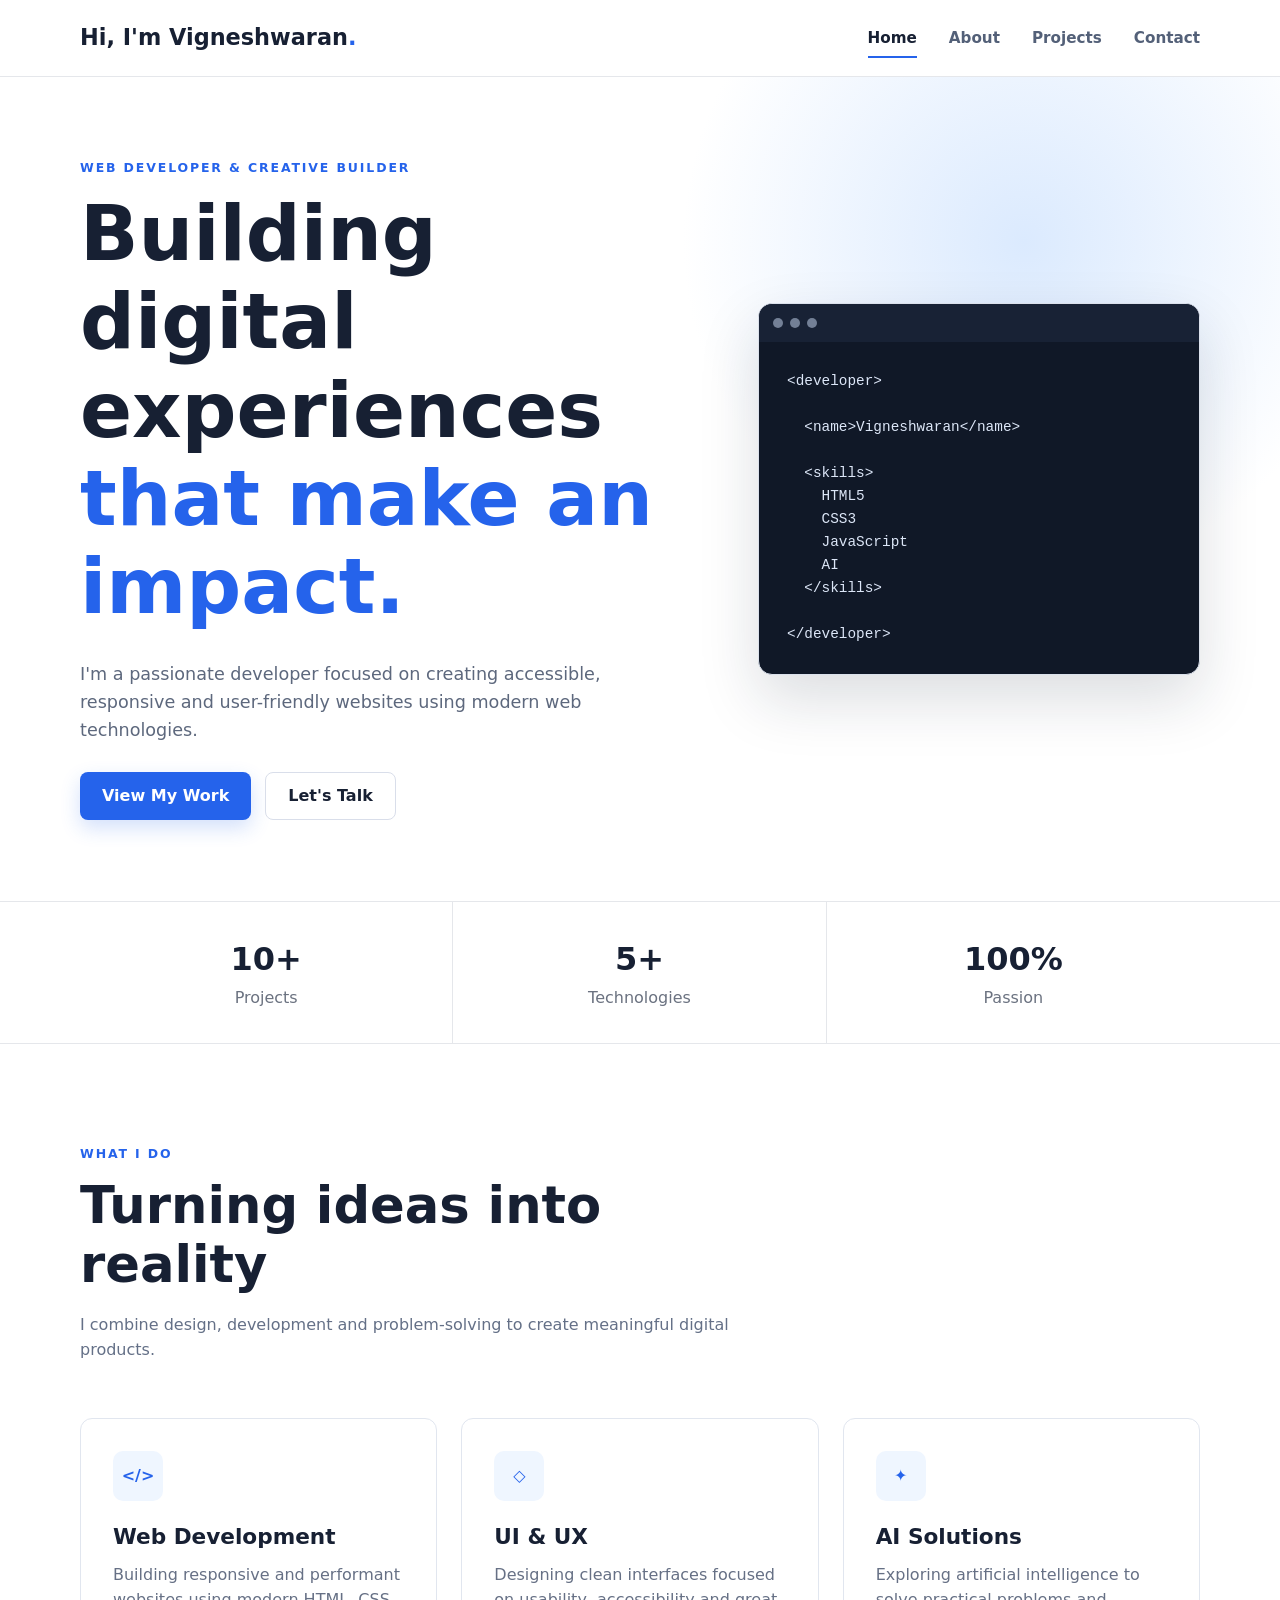
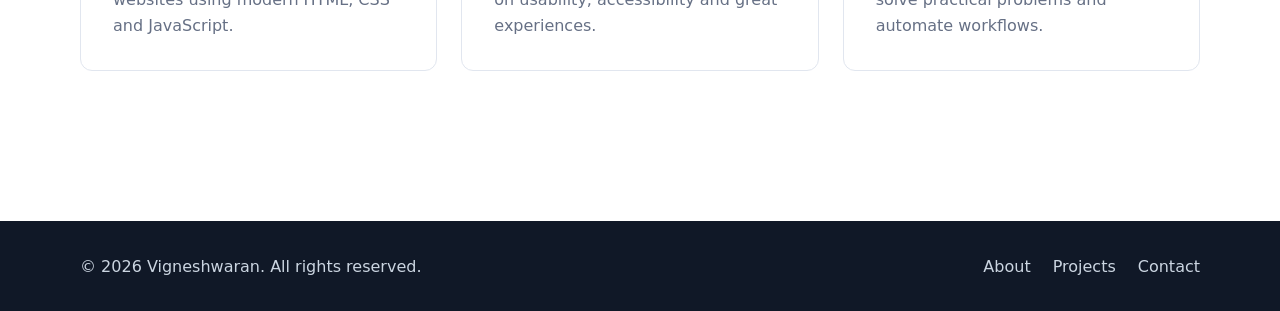
<file: index.html>
<!DOCTYPE html>
<html lang="en">
<head>
    <meta charset="UTF-8">
    <meta name="viewport" content="width=device-width, initial-scale=1.0">

    <meta name="description"
          content="Personal portfolio of a passionate web developer showcasing skills, projects and experience.">

    <meta name="author" content="Vigneshwaran">
    <meta name="robots" content="index, follow">

    <meta property="og:title" content="Vigneshwaran | Web Developer">
    <meta property="og:description"
          content="Explore my web development projects, skills and experience.">
    <meta property="og:type" content="website">

    <title>Vigneshwaran | Web Developer</title>

    <link rel="stylesheet" href="css/style.css">
</head>

<body>

<a class="skip-link" href="#main-content">
    Skip to main content
</a>

<header class="site-header">

    <div class="container nav-container">

        <a class="logo" href="index.html" aria-label="Vigneshwaran home">
              Hi, I'm Vigneshwaran<span>.</span>
        </a>

        <button
            class="menu-toggle"
            type="button"
            aria-label="Open navigation menu"
            aria-expanded="false"
            aria-controls="primary-navigation">
            ☰
        </button>

        <nav id="primary-navigation"
             class="navigation"
             aria-label="Primary navigation">

            <a class="active" href="index.html">Home</a>
            <a href="about.html">About</a>
            <a href="projects.html">Projects</a>
            <a href="contact.html">Contact</a>

        </nav>

    </div>

</header>

<main id="main-content">

    <section class="hero" aria-labelledby="hero-title">

        <div class="container hero-content">

            <div class="hero-text">

                <p class="eyebrow">WEB DEVELOPER & CREATIVE BUILDER</p>

                <h1 id="hero-title">
                    Building digital experiences
                    <span>that make an impact.</span>
                </h1>

                <p class="hero-description">
                    I'm a passionate developer focused on creating
                    accessible, responsive and user-friendly websites
                    using modern web technologies.
                </p>

                <div class="hero-buttons">

                    <a class="btn btn-primary" href="projects.html">
                        View My Work
                    </a>

                    <a class="btn btn-secondary" href="contact.html">
                        Let's Talk
                    </a>

                </div>

            </div>

            <div class="hero-card" aria-hidden="true">

                <div class="code-window">

                    <div class="window-bar">
                        <span></span>
                        <span></span>
                        <span></span>
                    </div>

                    <pre><code>&lt;developer&gt;

  &lt;name&gt;Vigneshwaran&lt;/name&gt;

  &lt;skills&gt;
    HTML5
    CSS3
    JavaScript
    AI
  &lt;/skills&gt;

&lt;/developer&gt;</code></pre>

                </div>

            </div>

        </div>

    </section>


    <section class="stats" aria-label="Portfolio statistics">

        <div class="container stats-grid">

            <div class="stat">
                <strong>10+</strong>
                <span>Projects</span>
            </div>

            <div class="stat">
                <strong>5+</strong>
                <span>Technologies</span>
            </div>

            <div class="stat">
                <strong>100%</strong>
                <span>Passion</span>
            </div>

        </div>

    </section>


    <section class="section" aria-labelledby="featured-title">

        <div class="container">

            <div class="section-heading">

                <p class="eyebrow">WHAT I DO</p>

                <h2 id="featured-title">
                    Turning ideas into reality
                </h2>

                <p>
                    I combine design, development and problem-solving
                    to create meaningful digital products.
                </p>

            </div>

            <div class="services-grid">

                <article class="service-card">

                    <span class="service-icon" aria-hidden="true">
                        &lt;/&gt;
                    </span>

                    <h3>Web Development</h3>

                    <p>
                        Building responsive and performant websites
                        using modern HTML, CSS and JavaScript.
                    </p>

                </article>

                <article class="service-card">

                    <span class="service-icon" aria-hidden="true">
                        ◇
                    </span>

                    <h3>UI & UX</h3>

                    <p>
                        Designing clean interfaces focused on
                        usability, accessibility and great experiences.
                    </p>

                </article>

                <article class="service-card">

                    <span class="service-icon" aria-hidden="true">
                        ✦
                    </span>

                    <h3>AI Solutions</h3>

                    <p>
                        Exploring artificial intelligence to solve
                        practical problems and automate workflows.
                    </p>

                </article>

            </div>

        </div>

    </section>

</main>

<footer class="site-footer">

    <div class="container footer-content">

        <p>
            © <span id="year"></span> Vigneshwaran. All rights reserved.
        </p>

        <nav aria-label="Footer navigation">
            <a href="about.html">About</a>
            <a href="projects.html">Projects</a>
            <a href="contact.html">Contact</a>
        </nav>

    </div>

</footer>

<script src="js/script.js"></script>

</body>
</html>
</file>
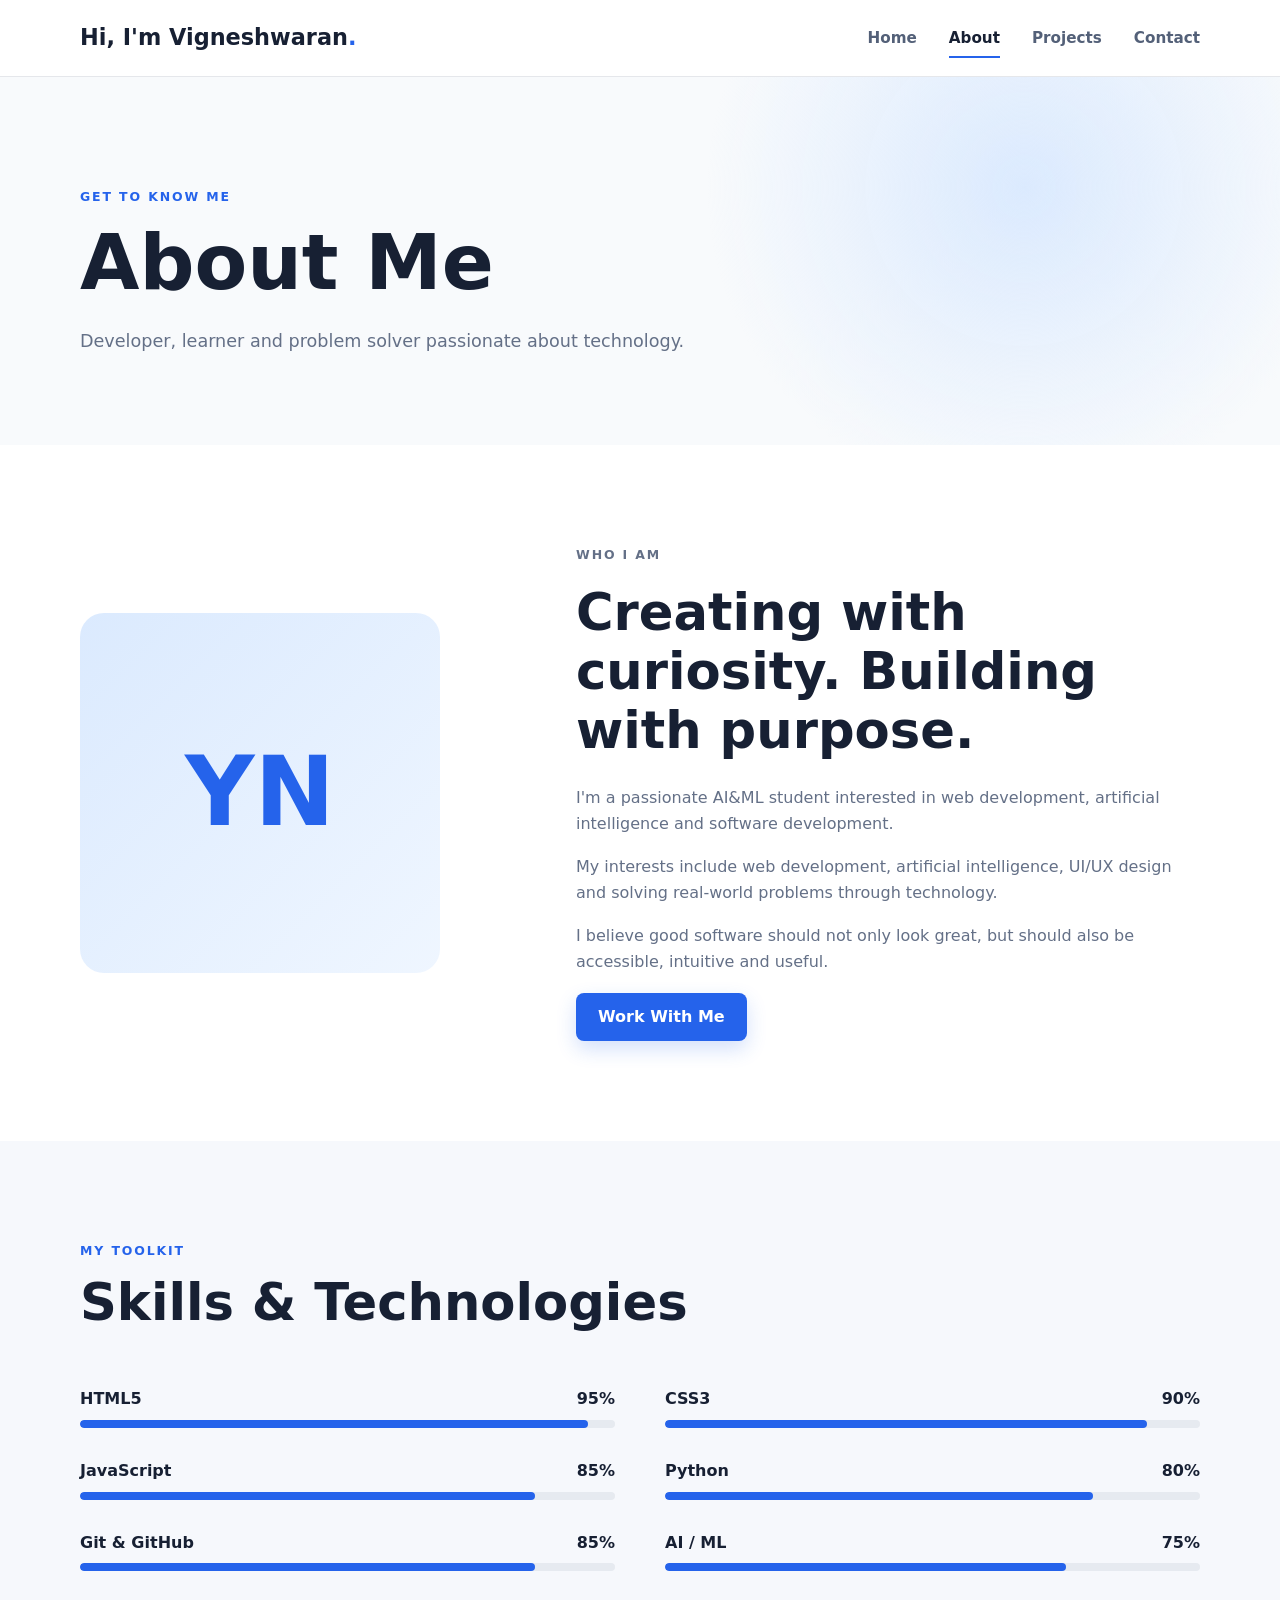
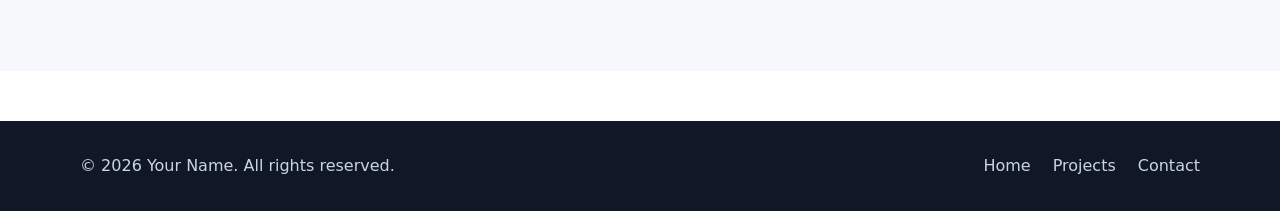
<file: about.html>
<!DOCTYPE html>
<html lang="en">
<head>

    <meta charset="UTF-8">
    <meta name="viewport" content="width=device-width, initial-scale=1.0">

    <meta name="description"
          content="Learn more about Vigneshwarane, a passionate web developer and technology enthusiast.">

    <meta name="author" content="Vigneshwaran">
    <meta name="robots" content="index, follow">

    <title>About | Vigneshwaran</title>

    <link rel="stylesheet" href="css/style.css">

</head>

<body>

<a class="skip-link" href="#main-content">
    Skip to main content
</a>

<header class="site-header">

    <div class="container nav-container">

        <a class="logo" href="index.html">
            Hi, I'm Vigneshwaran<span>.</span>
        </a>

        <button
            class="menu-toggle"
            type="button"
            aria-label="Open navigation menu"
            aria-expanded="false"
            aria-controls="primary-navigation">
            ☰
        </button>

        <nav id="primary-navigation"
             class="navigation"
             aria-label="Primary navigation">

            <a href="index.html">Home</a>
            <a class="active" href="about.html">About</a>
            <a href="projects.html">Projects</a>
            <a href="contact.html">Contact</a>

        </nav>

    </div>

</header>

<main id="main-content">

    <section class="page-hero" aria-labelledby="page-title">

        <div class="container">

            <p class="eyebrow">GET TO KNOW ME</p>

            <h1 id="page-title">
                About Me
            </h1>

            <p>
                Developer, learner and problem solver passionate
                about technology.
            </p>

        </div>

    </section>


    <section class="section">

        <div class="container about-grid">

            <div class="about-visual" aria-hidden="true">

                <div class="profile-placeholder">
                    <span>YN</span>
                </div>

            </div>

            <div class="about-content">

                <p class="eyebrow">WHO I AM</p>

                <h2>
                    Creating with curiosity.
                    Building with purpose.
                </h2>

                <p>
                    I'm a passionate AI&ML student interested in
    web development, artificial intelligence and software development.
                </p>

                <p>
                    My interests include web development, artificial
                    intelligence, UI/UX design and solving real-world
                    problems through technology.
                </p>

                <p>
                    I believe good software should not only look great,
                    but should also be accessible, intuitive and useful.
                </p>

                <a class="btn btn-primary" href="contact.html">
                    Work With Me
                </a>

            </div>

        </div>

    </section>


    <section class="section section-alt" aria-labelledby="skills-title">

        <div class="container">

            <div class="section-heading">

                <p class="eyebrow">MY TOOLKIT</p>

                <h2 id="skills-title">
                    Skills & Technologies
                </h2>

            </div>

            <div class="skills-grid">

                <div class="skill">
                    <div>
                        <span>HTML5</span>
                        <span>95%</span>
                    </div>
                    <div class="skill-bar">
                        <span style="width:95%"></span>
                    </div>
                </div>

                <div class="skill">
                    <div>
                        <span>CSS3</span>
                        <span>90%</span>
                    </div>
                    <div class="skill-bar">
                        <span style="width:90%"></span>
                    </div>
                </div>

                <div class="skill">
                    <div>
                        <span>JavaScript</span>
                        <span>85%</span>
                    </div>
                    <div class="skill-bar">
                        <span style="width:85%"></span>
                    </div>
                </div>

                <div class="skill">
                    <div>
                        <span>Python</span>
                        <span>80%</span>
                    </div>
                    <div class="skill-bar">
                        <span style="width:80%"></span>
                    </div>
                </div>

                <div class="skill">
                    <div>
                        <span>Git & GitHub</span>
                        <span>85%</span>
                    </div>
                    <div class="skill-bar">
                        <span style="width:85%"></span>
                    </div>
                </div>

                <div class="skill">
                    <div>
                        <span>AI / ML</span>
                        <span>75%</span>
                    </div>
                    <div class="skill-bar">
                        <span style="width:75%"></span>
                    </div>
                </div>

            </div>

        </div>

    </section>

</main>

<footer class="site-footer">

    <div class="container footer-content">

        <p>
            © <span id="year"></span> Your Name. All rights reserved.
        </p>

        <nav aria-label="Footer navigation">
            <a href="index.html">Home</a>
            <a href="projects.html">Projects</a>
            <a href="contact.html">Contact</a>
        </nav>

    </div>

</footer>

<script src="js/script.js"></script>

</body>
</html>
</file>
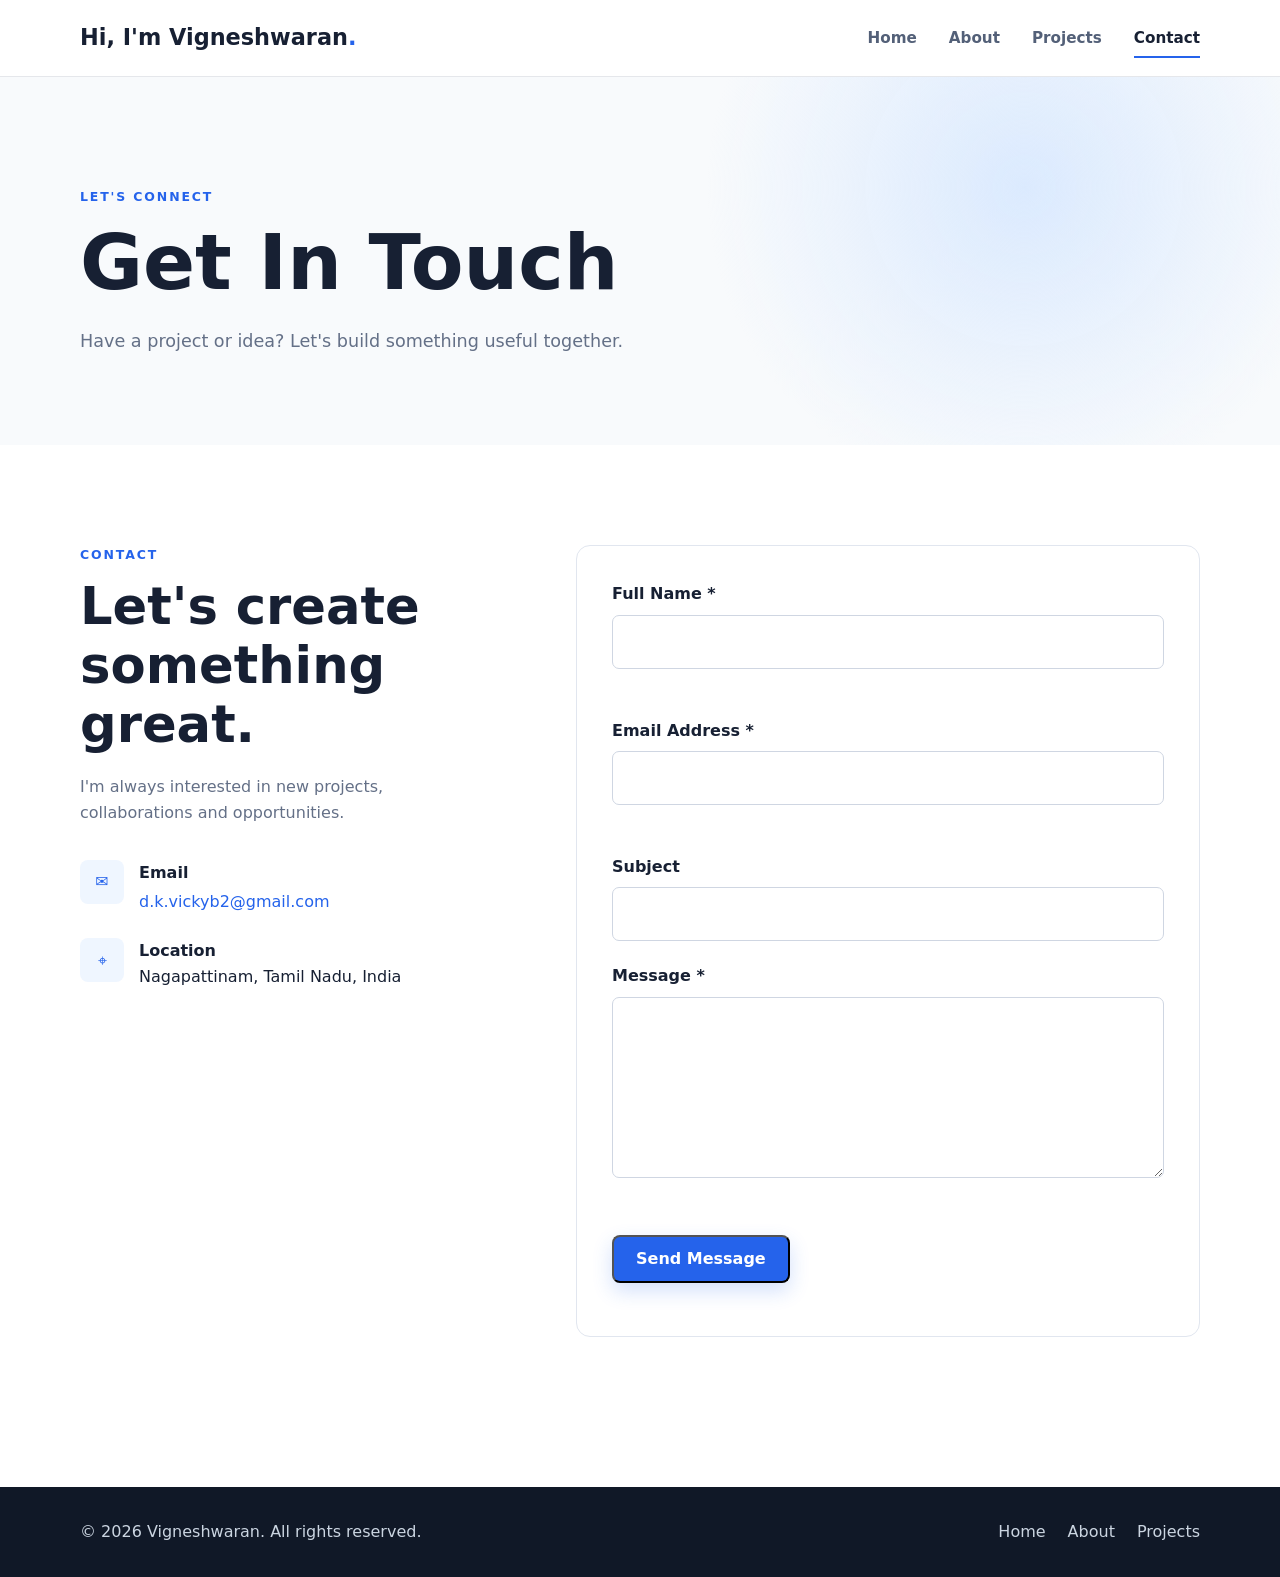
<file: contact.html>
<!DOCTYPE html>
<html lang="en">
<head>

    <meta charset="UTF-8">
    <meta name="viewport" content="width=device-width, initial-scale=1.0">

    <meta name="description"
          content="Contact Vigneshwaran for web development, AI and technology projects.">

    <meta name="author" content="Vigneshwaran">
    <meta name="robots" content="index, follow">

    <title>Contact | Vigneshwaran</title>

    <link rel="stylesheet" href="css/style.css">

</head>

<body>

<a class="skip-link" href="#main-content">
    Skip to main content
</a>

<header class="site-header">

    <div class="container nav-container">

        <a class="logo" href="index.html">
            Hi, I'm Vigneshwaran<span>.</span>
        </a>

        <button
            class="menu-toggle"
            type="button"
            aria-label="Open navigation menu"
            aria-expanded="false"
            aria-controls="primary-navigation">
            ☰
        </button>

        <nav id="primary-navigation"
             class="navigation"
             aria-label="Primary navigation">

            <a href="index.html">Home</a>
            <a href="about.html">About</a>
            <a href="projects.html">Projects</a>
            <a class="active" href="contact.html">Contact</a>

        </nav>

    </div>

</header>

<main id="main-content">

    <section class="page-hero" aria-labelledby="page-title">

        <div class="container">

            <p class="eyebrow">LET'S CONNECT</p>

            <h1 id="page-title">
                Get In Touch
            </h1>

            <p>
                Have a project or idea? Let's build something
                useful together.
            </p>

        </div>

    </section>


    <section class="section">

        <div class="container contact-grid">

            <div class="contact-info">

                <p class="eyebrow">CONTACT</p>

                <h2>
                    Let's create something great.
                </h2>

                <p>
                    I'm always interested in new projects,
                    collaborations and opportunities.
                </p>

                <address>

                    <div class="contact-item">

                        <span aria-hidden="true">✉</span>

                        <div>
                            <strong>Email</strong>
                            <a href="mailto:d.k.vickyb2@gmail.com">
                                d.k.vickyb2@gmail.com
                            </a>
                        </div>

                    </div>

                    <div class="contact-item">

                        <span aria-hidden="true">⌖</span>

                        <div>
                            <strong>Location</strong>
                            <span>Nagapattinam, Tamil Nadu, India</span>
                        </div>

                    </div>

                </address>

            </div>


            <div class="form-container">

                <form id="contact-form"
                      action="#"
                      method="post"
                      novalidate>

                    <div class="form-group">

                        <label for="name">
                            Full Name
                            <span aria-hidden="true">*</span>
                        </label>

                        <input
                            type="text"
                            id="name"
                            name="name"
                            autocomplete="name"
                            required
                            aria-required="true"
                            aria-describedby="name-error">

                        <p id="name-error"
                           class="form-error"
                           role="alert"></p>

                    </div>


                    <div class="form-group">

                        <label for="email">
                            Email Address
                            <span aria-hidden="true">*</span>
                        </label>

                        <input
                            type="email"
                            id="email"
                            name="email"
                            autocomplete="email"
                            required
                            aria-required="true"
                            aria-describedby="email-error">

                        <p id="email-error"
                           class="form-error"
                           role="alert"></p>

                    </div>


                    <div class="form-group">

                        <label for="subject">
                            Subject
                        </label>

                        <input
                            type="text"
                            id="subject"
                            name="subject"
                            autocomplete="off">

                    </div>


                    <div class="form-group">

                        <label for="message">
                            Message
                            <span aria-hidden="true">*</span>
                        </label>

                        <textarea
                            id="message"
                            name="message"
                            rows="6"
                            required
                            aria-required="true"
                            aria-describedby="message-error"></textarea>

                        <p id="message-error"
                           class="form-error"
                           role="alert"></p>

                    </div>


                    <button class="btn btn-primary"
                            type="submit">

                        Send Message

                    </button>


                    <p id="form-status"
                       class="form-status"
                       role="status"
                       aria-live="polite">
                    </p>

                </form>

            </div>

        </div>

    </section>

</main>

<footer class="site-footer">

    <div class="container footer-content">

        <p>
            © <span id="year"></span> Vigneshwaran. All rights reserved.
        </p>

        <nav aria-label="Footer navigation">
            <a href="index.html">Home</a>
            <a href="about.html">About</a>
            <a href="projects.html">Projects</a>
        </nav>

    </div>

</footer>

<script src="js/script.js"></script>

</body>
</html>
</file>
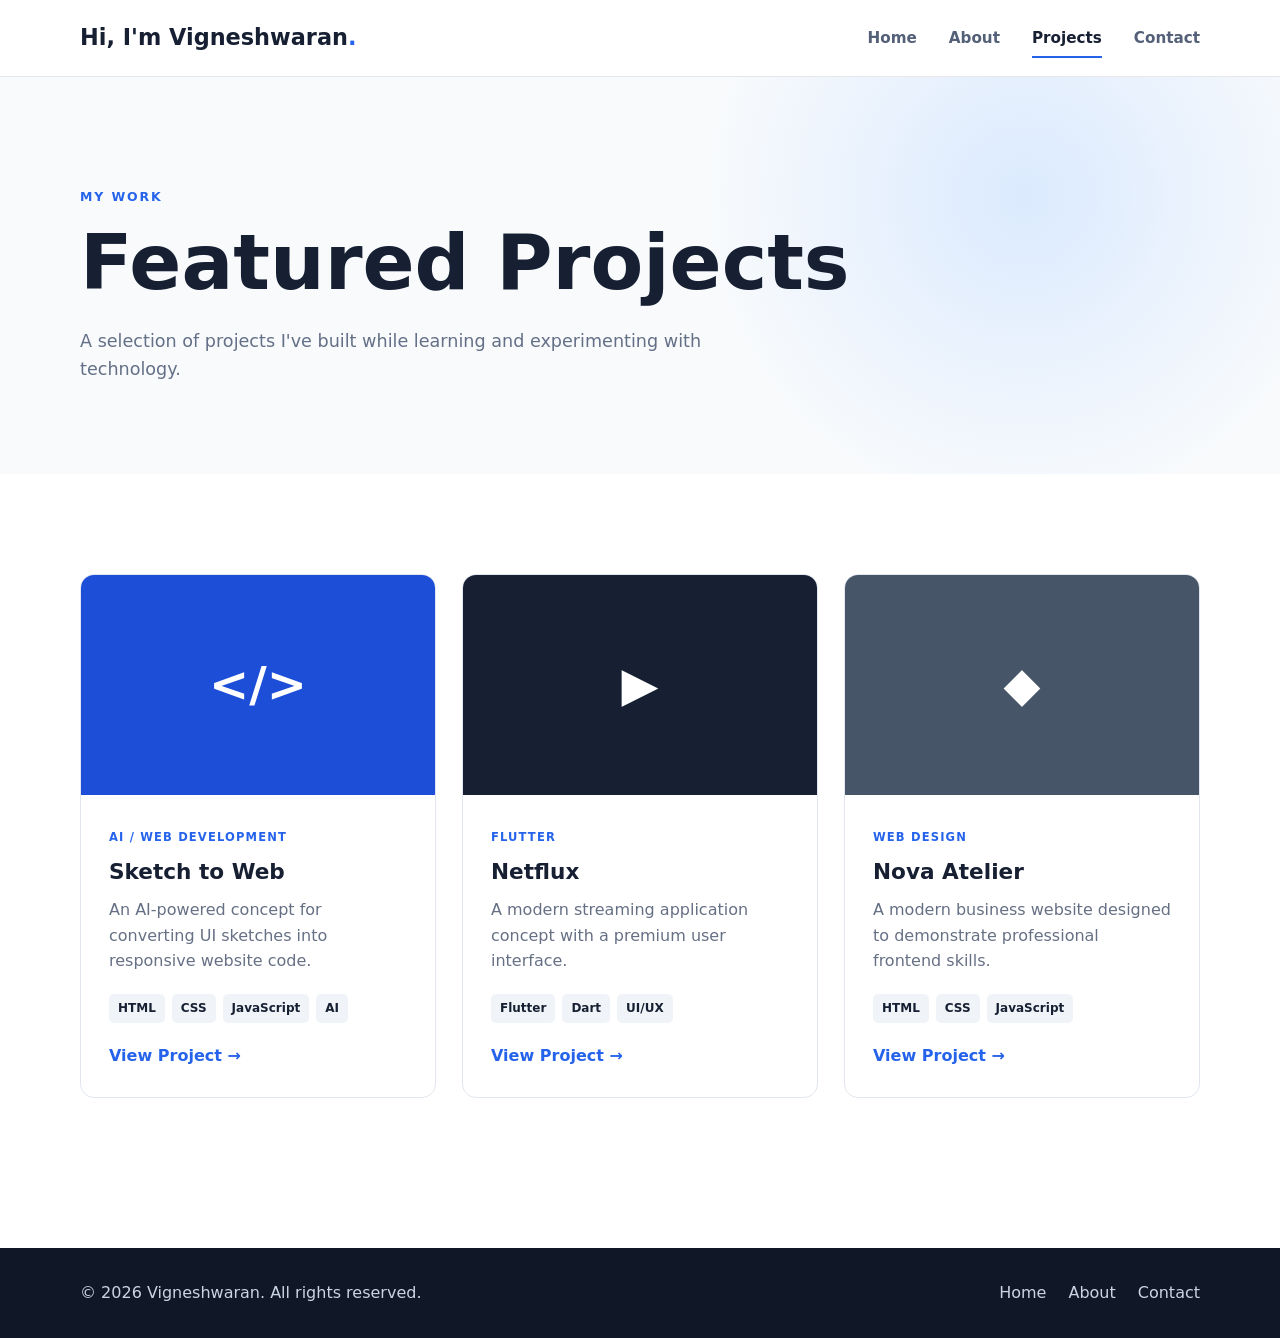
<file: projects.html>
<!DOCTYPE html>
<html lang="en">
<head>

    <meta charset="UTF-8">
    <meta name="viewport" content="width=device-width, initial-scale=1.0">

    <meta name="description"
          content="Explore web development, AI and software projects created by Vigneshwaran.">

    <meta name="author" content="Vigneshwaran">
    <meta name="robots" content="index, follow">

    <title>Projects | Vigneshwaran</title>

    <link rel="stylesheet" href="css/style.css">

</head>

<body>

<a class="skip-link" href="#main-content">
    Skip to main content
</a>

<header class="site-header">

    <div class="container nav-container">

        <a class="logo" href="index.html">
            Hi, I'm Vigneshwaran<span>.</span>
        </a>

        <button
            class="menu-toggle"
            type="button"
            aria-label="Open navigation menu"
            aria-expanded="false"
            aria-controls="primary-navigation">
            ☰
        </button>

        <nav id="primary-navigation"
             class="navigation"
             aria-label="Primary navigation">

            <a href="index.html">Home</a>
            <a href="about.html">About</a>
            <a class="active" href="projects.html">Projects</a>
            <a href="contact.html">Contact</a>

        </nav>

    </div>

</header>

<main id="main-content">

    <section class="page-hero" aria-labelledby="page-title">

        <div class="container">

            <p class="eyebrow">MY WORK</p>

            <h1 id="page-title">
                Featured Projects
            </h1>

            <p>
                A selection of projects I've built while learning
                and experimenting with technology.
            </p>

        </div>

    </section>


    <section class="section" aria-labelledby="projects-heading">

        <div class="container">

            <h2 id="projects-heading" class="visually-hidden">
                Project list
            </h2>

            <div class="projects-grid">

                <article class="project-card">

                    <div class="project-image project-one"
                         role="img"
                         aria-label="Sketch to Web project visual">
                        &lt;/&gt;
                    </div>

                    <div class="project-content">

                        <span class="project-category">
                            AI / WEB DEVELOPMENT
                        </span>

                        <h3>
                            Sketch to Web
                        </h3>

                        <p>
                            An AI-powered concept for converting UI
                            sketches into responsive website code.
                        </p>

                        <ul class="tag-list" aria-label="Technologies used">
                            <li>HTML</li>
                            <li>CSS</li>
                            <li>JavaScript</li>
                            <li>AI</li>
                        </ul>

                        <a href="#"
                           class="project-link"
                           aria-label="View Sketch to Web project">
                            View Project →
                        </a>

                    </div>

                </article>


                <article class="project-card">

                    <div class="project-image project-two"
                         role="img"
                         aria-label="Netflix-style streaming project visual">
                        ▶
                    </div>

                    <div class="project-content">

                        <span class="project-category">
                            FLUTTER
                        </span>

                        <h3>
                            Netflux
                        </h3>

                        <p>
                            A modern streaming application concept
                            with a premium user interface.
                        </p>

                        <ul class="tag-list" aria-label="Technologies used">
                            <li>Flutter</li>
                            <li>Dart</li>
                            <li>UI/UX</li>
                        </ul>

                        <a href="#"
                           class="project-link"
                           aria-label="View Netflux project">
                            View Project →
                        </a>

                    </div>

                </article>


                <article class="project-card">

                    <div class="project-image project-three"
                         role="img"
                         aria-label="Business portfolio website visual">
                        ◆
                    </div>

                    <div class="project-content">

                        <span class="project-category">
                            WEB DESIGN
                        </span>

                        <h3>
                            Nova Atelier
                        </h3>

                        <p>
                            A modern business website designed to
                            demonstrate professional frontend skills.
                        </p>

                        <ul class="tag-list" aria-label="Technologies used">
                            <li>HTML</li>
                            <li>CSS</li>
                            <li>JavaScript</li>
                        </ul>

                        <a href="#"
                           class="project-link"
                           aria-label="View Nova Atelier project">
                            View Project →
                        </a>

                    </div>

                </article>

            </div>

        </div>

    </section>

</main>

<footer class="site-footer">

    <div class="container footer-content">

        <p>
            © <span id="year"></span> Vigneshwaran. All rights reserved.
        </p>

        <nav aria-label="Footer navigation">
            <a href="index.html">Home</a>
            <a href="about.html">About</a>
            <a href="contact.html">Contact</a>
        </nav>

    </div>

</footer>

<script src="js/script.js"></script>

</body>
</html>
</file>
<file: css/style.css>
/* ================================
   RESET
================================ */

* {
    margin: 0;
    padding: 0;
    box-sizing: border-box;
}

html {
    scroll-behavior: smooth;
}

body {
    font-family: Inter, system-ui, -apple-system, BlinkMacSystemFont,
        "Segoe UI", sans-serif;

    line-height: 1.6;
    color: #172033;
    background: #ffffff;
}

img {
    max-width: 100%;
    display: block;
}

a {
    color: inherit;
    text-decoration: none;
}

button,
input,
textarea {
    font: inherit;
}


/* ================================
   ACCESSIBILITY
================================ */

.skip-link {
    position: fixed;
    top: -100px;
    left: 20px;
    z-index: 9999;

    padding: 12px 18px;

    background: #172033;
    color: #ffffff;

    border-radius: 6px;
}

.skip-link:focus {
    top: 20px;
}

:focus-visible {
    outline: 3px solid #2563eb;
    outline-offset: 4px;
}

.visually-hidden {
    position: absolute;
    width: 1px;
    height: 1px;
    padding: 0;
    margin: -1px;
    overflow: hidden;
    clip: rect(0, 0, 0, 0);
    white-space: nowrap;
    border: 0;
}


/* ================================
   GLOBAL
================================ */

.container {
    width: min(1120px, calc(100% - 40px));
    margin-inline: auto;
}

.section {
    padding: 100px 0;
}

.section-alt {
    background: #f6f8fc;
}

.eyebrow {
    margin-bottom: 12px;

    font-size: 0.78rem;
    font-weight: 800;
    letter-spacing: 0.15em;

    color: #2563eb;
}

h1,
h2,
h3 {
    line-height: 1.15;
}

h1 {
    font-size: clamp(2.7rem, 6vw, 5.2rem);
}

h2 {
    font-size: clamp(2rem, 4vw, 3.2rem);
}

h3 {
    font-size: 1.35rem;
}


/* ================================
   HEADER
================================ */

.site-header {
    position: sticky;
    top: 0;
    z-index: 1000;

    background: rgba(255, 255, 255, 0.96);
    border-bottom: 1px solid #e5e7eb;
}

.nav-container {
    min-height: 76px;

    display: flex;
    align-items: center;
    justify-content: space-between;
}

.logo {
    font-size: 1.4rem;
    font-weight: 900;
}

.logo span {
    color: #2563eb;
}

.navigation {
    display: flex;
    align-items: center;
    gap: 32px;
}

.navigation a {
    position: relative;

    font-size: 0.95rem;
    font-weight: 600;

    color: #536078;
}

.navigation a::after {
    content: "";

    position: absolute;
    left: 0;
    bottom: -8px;

    width: 0;
    height: 2px;

    background: #2563eb;

    transition: width 0.25s ease;
}

.navigation a:hover::after,
.navigation a.active::after {
    width: 100%;
}

.navigation a.active {
    color: #172033;
}

.menu-toggle {
    display: none;

    border: 0;
    background: transparent;

    font-size: 1.7rem;
    cursor: pointer;
}


/* ================================
   HERO
================================ */

.hero {
    min-height: calc(100vh - 76px);

    display: flex;
    align-items: center;

    background:
        radial-gradient(circle at 80% 20%, #dbeafe 0, transparent 28%),
        #ffffff;
}

.hero-content {
    display: grid;
    grid-template-columns: 1.15fr 0.85fr;
    gap: 80px;
    align-items: center;
}

.hero h1 span {
    display: block;
    color: #2563eb;
}

.hero-description {
    max-width: 620px;
    margin: 28px 0;

    font-size: 1.1rem;
    color: #5d687d;
}

.hero-buttons {
    display: flex;
    gap: 14px;
    flex-wrap: wrap;
}


/* ================================
   BUTTONS
================================ */

.btn {
    display: inline-flex;
    align-items: center;
    justify-content: center;

    min-height: 48px;
    padding: 0 22px;

    border-radius: 8px;

    font-weight: 700;

    transition:
        transform 0.2s ease,
        box-shadow 0.2s ease;
}

.btn:hover {
    transform: translateY(-2px);
}

.btn-primary {
    color: #ffffff;
    background: #2563eb;
    box-shadow: 0 8px 20px rgba(37, 99, 235, 0.2);
}

.btn-secondary {
    color: #172033;
    background: #ffffff;
    border: 1px solid #d9deea;
}


/* ================================
   CODE CARD
================================ */

.code-window {
    overflow: hidden;

    border: 1px solid #dbe1ec;
    border-radius: 14px;

    background: #101827;

    box-shadow: 0 25px 60px rgba(23, 32, 51, 0.15);
}

.window-bar {
    display: flex;
    gap: 7px;

    padding: 14px;

    background: #182235;
}

.window-bar span {
    width: 10px;
    height: 10px;

    border-radius: 50%;
    background: #738096;
}

.code-window pre {
    padding: 28px;

    overflow-x: auto;

    color: #dce6f7;

    font-size: 0.9rem;
}


/* ================================
   STATS
================================ */

.stats {
    border-top: 1px solid #e5e7eb;
    border-bottom: 1px solid #e5e7eb;
}

.stats-grid {
    display: grid;
    grid-template-columns: repeat(3, 1fr);
}

.stat {
    padding: 32px;
    text-align: center;

    border-right: 1px solid #e5e7eb;
}

.stat:last-child {
    border-right: 0;
}

.stat strong {
    display: block;

    font-size: 2rem;
}

.stat span {
    color: #6b7280;
}


/* ================================
   SECTION HEADING
================================ */

.section-heading {
    max-width: 680px;
    margin-bottom: 55px;
}

.section-heading p:last-child {
    margin-top: 18px;
    color: #647087;
}


/* ================================
   SERVICES
================================ */

.services-grid {
    display: grid;
    grid-template-columns: repeat(3, 1fr);
    gap: 24px;
}

.service-card {
    padding: 32px;

    border: 1px solid #e1e6ef;
    border-radius: 12px;

    background: #ffffff;

    transition:
        transform 0.25s ease,
        box-shadow 0.25s ease;
}

.service-card:hover {
    transform: translateY(-5px);
    box-shadow: 0 18px 40px rgba(23, 32, 51, 0.08);
}

.service-icon {
    display: inline-flex;

    width: 50px;
    height: 50px;

    align-items: center;
    justify-content: center;

    margin-bottom: 24px;

    border-radius: 10px;

    background: #eff6ff;
    color: #2563eb;

    font-weight: 800;
}

.service-card p {
    margin-top: 12px;
    color: #667085;
}


/* ================================
   PAGE HERO
================================ */

.page-hero {
    padding: 110px 0 90px;

    background:
        radial-gradient(circle at 80% 30%, #dbeafe 0, transparent 30%),
        #f8fafc;
}

.page-hero p:last-child {
    max-width: 650px;
    margin-top: 20px;

    color: #647087;
    font-size: 1.1rem;
}


/* ================================
   ABOUT
================================ */

.about-grid {
    display: grid;
    grid-template-columns: 0.8fr 1.2fr;
    gap: 80px;
    align-items: center;
}

.profile-placeholder {
    aspect-ratio: 1;
    max-width: 360px;

    display: grid;
    place-items: center;

    border-radius: 24px;

    background:
        linear-gradient(135deg, #dbeafe, #eff6ff);

    font-size: 6rem;
    font-weight: 900;
    color: #2563eb;
}

.about-content h2 {
    margin-bottom: 25px;
}

.about-content p {
    margin-bottom: 18px;
    color: #647087;
}


/* ================================
   SKILLS
================================ */

.skills-grid {
    display: grid;
    grid-template-columns: repeat(2, 1fr);
    gap: 30px 50px;
}

.skill > div:first-child {
    display: flex;
    justify-content: space-between;

    margin-bottom: 8px;

    font-weight: 700;
}

.skill-bar {
    height: 8px;

    overflow: hidden;

    border-radius: 20px;

    background: #e6eaf0;
}

.skill-bar span {
    display: block;
    height: 100%;

    border-radius: inherit;

    background: #2563eb;
}


/* ================================
   PROJECTS
================================ */

.projects-grid {
    display: grid;
    grid-template-columns: repeat(3, 1fr);
    gap: 26px;
}

.project-card {
    overflow: hidden;

    border: 1px solid #e1e6ef;
    border-radius: 14px;

    background: #ffffff;

    transition:
        transform 0.25s ease,
        box-shadow 0.25s ease;
}

.project-card:hover {
    transform: translateY(-6px);
    box-shadow: 0 20px 45px rgba(23, 32, 51, 0.1);
}

.project-image {
    min-height: 220px;

    display: grid;
    place-items: center;

    font-size: 3rem;
    font-weight: 900;

    color: #ffffff;
}

.project-one {
    background: #1d4ed8;
}

.project-two {
    background: #172033;
}

.project-three {
    background: #475569;
}

.project-content {
    padding: 28px;
}

.project-category {
    font-size: 0.72rem;
    font-weight: 800;
    letter-spacing: 0.1em;

    color: #2563eb;
}

.project-content h3 {
    margin: 12px 0;
}

.project-content p {
    color: #667085;
}

.tag-list {
    display: flex;
    gap: 7px;
    flex-wrap: wrap;

    margin: 20px 0;

    list-style: none;
}

.tag-list li {
    padding: 5px 9px;

    border-radius: 5px;

    background: #f0f4f9;

    font-size: 0.75rem;
    font-weight: 600;
}

.project-link {
    color: #2563eb;
    font-weight: 700;
}


/* ================================
   CONTACT
================================ */

.contact-grid {
    display: grid;
    grid-template-columns: 0.8fr 1.2fr;
    gap: 80px;
}

.contact-info h2 {
    margin-bottom: 20px;
}

.contact-info > p:not(.eyebrow) {
    margin-bottom: 35px;
    color: #647087;
}

address {
    font-style: normal;
}

.contact-item {
    display: flex;
    gap: 15px;
    margin-bottom: 24px;
}

.contact-item > span {
    width: 44px;
    height: 44px;

    display: grid;
    place-items: center;

    border-radius: 8px;

    background: #eff6ff;
    color: #2563eb;
}

.contact-item strong,
.contact-item a,
.contact-item div > span {
    display: block;
}

.contact-item a {
    margin-top: 3px;
    color: #2563eb;
}


/* ================================
   FORM
================================ */

.form-container {
    padding: 35px;

    border: 1px solid #e1e6ef;
    border-radius: 14px;

    background: #ffffff;
}

.form-group {
    margin-bottom: 22px;
}

.form-group label {
    display: block;

    margin-bottom: 8px;

    font-weight: 700;
}

.form-group input,
.form-group textarea {
    width: 100%;

    padding: 13px 15px;

    border: 1px solid #cfd6e2;
    border-radius: 7px;

    color: #172033;
    background: #ffffff;

    transition:
        border-color 0.2s ease,
        box-shadow 0.2s ease;
}

.form-group textarea {
    resize: vertical;
}

.form-group input:focus,
.form-group textarea:focus {
    border-color: #2563eb;
    box-shadow: 0 0 0 3px rgba(37, 99, 235, 0.12);
    outline: none;
}

.form-group input[aria-invalid="true"],
.form-group textarea[aria-invalid="true"] {
    border-color: #b42318;
}

.form-error {
    min-height: 22px;
    margin-top: 5px;

    color: #b42318;
    font-size: 0.85rem;
}

.form-status {
    margin-top: 18px;
    font-weight: 700;
}


/* ================================
   FOOTER
================================ */

.site-footer {
    margin-top: 50px;

    background: #101827;
    color: #cbd5e1;
}

.footer-content {
    min-height: 90px;

    display: flex;
    align-items: center;
    justify-content: space-between;

    gap: 20px;
}

.footer-content nav {
    display: flex;
    gap: 22px;
}

.footer-content a:hover {
    color: #ffffff;
}


/* ================================
   RESPONSIVE
================================ */

@media (max-width: 850px) {

    .menu-toggle {
        display: block;
    }

    .navigation {
        position: absolute;

        top: 76px;
        left: 0;
        right: 0;

        display: none;
        flex-direction: column;
        align-items: stretch;

        padding: 20px;

        background: #ffffff;
        border-bottom: 1px solid #e5e7eb;
    }

    .navigation.open {
        display: flex;
    }

    .navigation a {
        padding: 10px;
    }

    .hero-content,
    .about-grid,
    .contact-grid {
        grid-template-columns: 1fr;
        gap: 50px;
    }

    .services-grid,
    .projects-grid {
        grid-template-columns: 1fr;
    }

    .hero {
        padding: 80px 0;
    }

    .stats-grid {
        grid-template-columns: 1fr;
    }

    .stat {
        border-right: 0;
        border-bottom: 1px solid #e5e7eb;
    }

    .stat:last-child {
        border-bottom: 0;
    }

    .skills-grid {
        grid-template-columns: 1fr;
    }

    .profile-placeholder {
        max-width: 280px;
    }

    .footer-content {
        padding: 25px 0;

        flex-direction: column;
        text-align: center;
    }

}


/* ================================
   REDUCED MOTION
================================ */

@media (prefers-reduced-motion: reduce) {

    html {
        scroll-behavior: auto;
    }

    *,
    *::before,
    *::after {
        transition: none !important;
        animation: none !important;
    }

}
</file>
